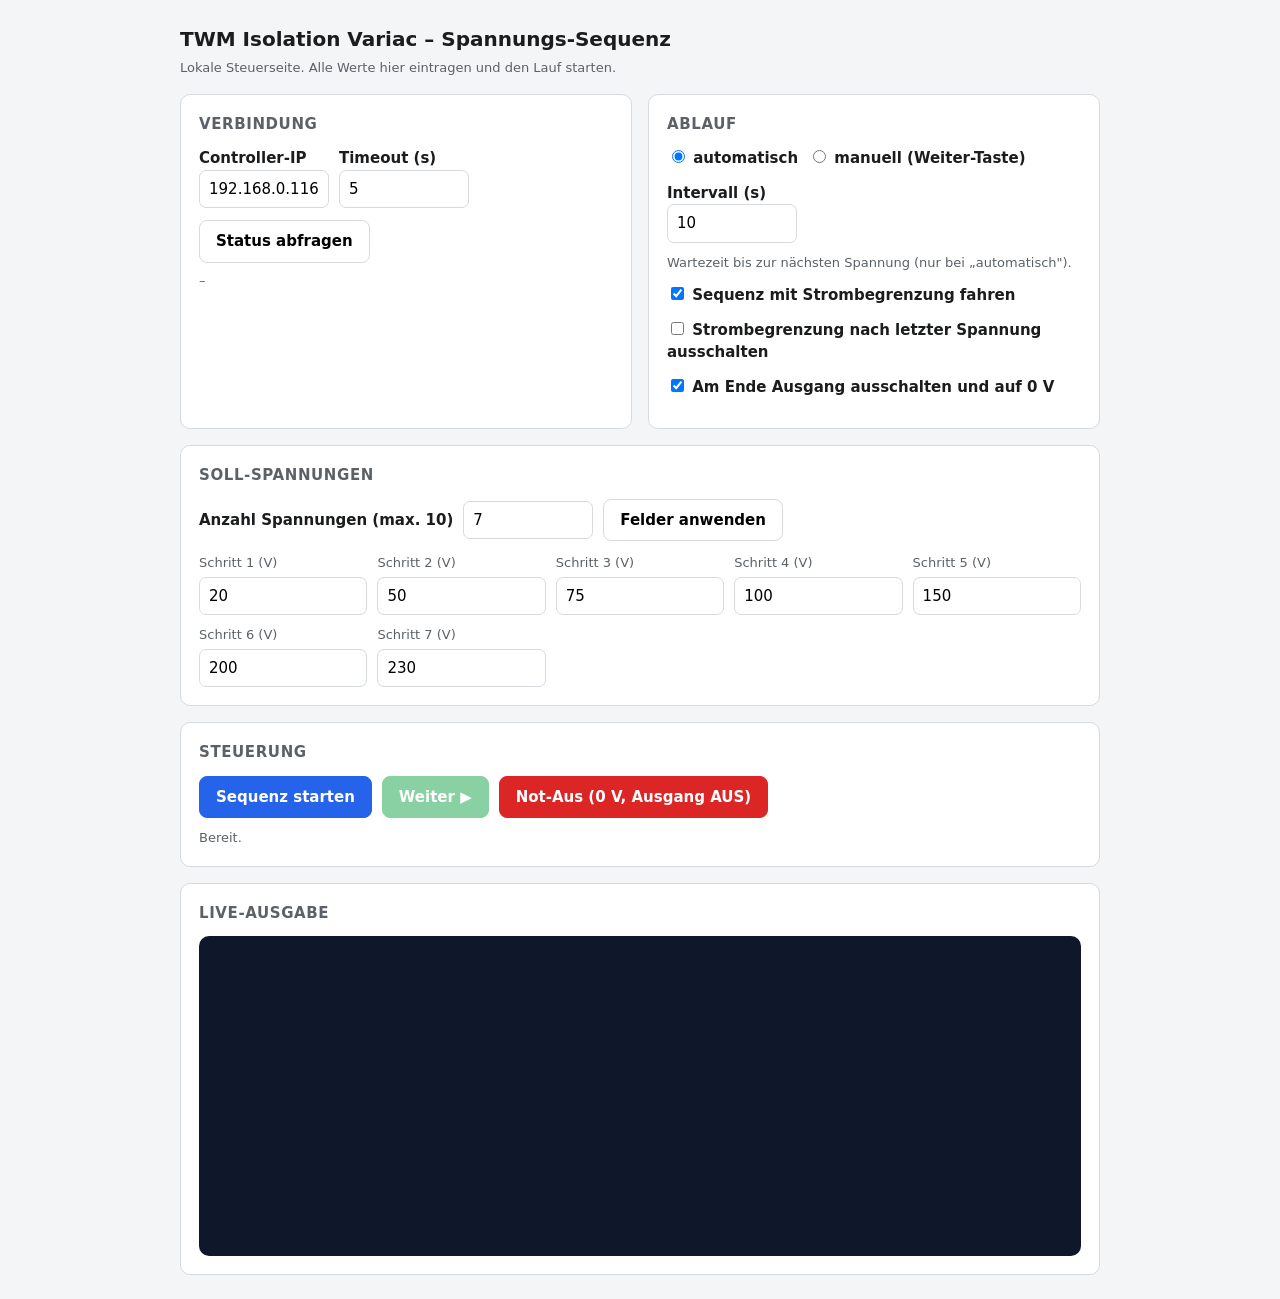
<file: tt_esp32controller/tools/index.html>
<!DOCTYPE html>
<html lang="de">
<head>
<meta charset="utf-8">
<meta name="viewport" content="width=device-width, initial-scale=1">
<title>TWM Isolation Variac – Spannungs-Sequenz</title>
<style>
  :root {
    --bg: #f4f5f7; --card: #ffffff; --ink: #1b1c1d; --muted: #5b6166;
    --line: #d6dadf; --accent: #2563eb; --ok: #16a34a; --warn: #dc2626;
  }
  * { box-sizing: border-box; }
  body {
    margin: 0; padding: 24px; background: var(--bg); color: var(--ink);
    font: 15px/1.5 system-ui, "Segoe UI", Arial, sans-serif;
  }
  h1 { font-size: 20px; margin: 0 0 4px; }
  h2 { font-size: 15px; margin: 0 0 12px; text-transform: uppercase; letter-spacing: .04em; color: var(--muted); }
  .wrap { max-width: 920px; margin: 0 auto; display: grid; gap: 16px; }
  .grid2 { display: grid; grid-template-columns: 1fr 1fr; gap: 16px; }
  .card { background: var(--card); border: 1px solid var(--line); border-radius: 10px; padding: 18px; }
  label { display: block; font-weight: 600; margin-bottom: 4px; }
  .row { display: flex; align-items: center; gap: 10px; margin-bottom: 12px; flex-wrap: wrap; }
  .row label { margin: 0; }
  input[type=text], input[type=number] {
    padding: 7px 9px; border: 1px solid var(--line); border-radius: 7px; font: inherit; width: 130px;
  }
  input[disabled] { background: #eef0f2; color: var(--muted); }
  .volts { display: grid; grid-template-columns: repeat(auto-fill, minmax(140px, 1fr)); gap: 10px; }
  .volt-field label { font-weight: 500; font-size: 13px; color: var(--muted); }
  .volt-field input { width: 100%; }
  button {
    font: inherit; font-weight: 600; padding: 9px 16px; border-radius: 8px; border: 1px solid var(--line);
    background: #fff; cursor: pointer;
  }
  button:hover:not(:disabled) { border-color: var(--accent); }
  button:disabled { opacity: .5; cursor: not-allowed; }
  button.primary { background: var(--accent); color: #fff; border-color: var(--accent); }
  button.danger { background: var(--warn); color: #fff; border-color: var(--warn); }
  button.go { background: var(--ok); color: #fff; border-color: var(--ok); }
  .actions { display: flex; gap: 10px; flex-wrap: wrap; }
  .hint { color: var(--muted); font-size: 13px; }
  pre#log {
    background: #0f172a; color: #e2e8f0; padding: 14px; border-radius: 10px; height: 320px;
    overflow: auto; margin: 0; white-space: pre-wrap; font: 13px/1.45 "Consolas", monospace;
  }
  .wait-line { color: #fcd34d; }
  #statusBox { font-size: 13px; color: var(--muted); white-space: pre-wrap; margin-top: 8px; }
  .badge { display: inline-block; padding: 2px 8px; border-radius: 999px; font-size: 12px; font-weight: 600; }
  .badge.on { background: #dcfce7; color: var(--ok); }
  .badge.off { background: #fee2e2; color: var(--warn); }
</style>
</head>
<body>
<div class="wrap">
  <div>
    <h1>TWM Isolation Variac – Spannungs-Sequenz</h1>
    <div class="hint">Lokale Steuerseite. Alle Werte hier eintragen und den Lauf starten.</div>
  </div>

  <div class="grid2">
    <!-- Verbindung -->
    <div class="card">
      <h2>Verbindung</h2>
      <div class="row">
        <div><label for="host">Controller-IP</label><input type="text" id="host" value="192.168.0.116"></div>
        <div><label for="timeout">Timeout (s)</label><input type="number" id="timeout" value="5" min="1" step="1"></div>
      </div>
      <button id="btnStatus" type="button">Status abfragen</button>
      <div id="statusBox">–</div>
    </div>

    <!-- Modus -->
    <div class="card">
      <h2>Ablauf</h2>
      <div class="row">
        <label><input type="radio" name="mode" value="auto" checked> automatisch</label>
        <label><input type="radio" name="mode" value="manual"> manuell (Weiter-Taste)</label>
      </div>
      <div class="row">
        <div><label for="interval">Intervall (s)</label><input type="number" id="interval" value="10" min="0" step="0.5"></div>
        <span class="hint">Wartezeit bis zur nächsten Spannung (nur bei „automatisch").</span>
      </div>
      <div class="row"><label><input type="checkbox" id="limitOnStart" checked> Sequenz mit Strombegrenzung fahren</label></div>
      <div class="row"><label><input type="checkbox" id="limitOff"> Strombegrenzung nach letzter Spannung ausschalten</label></div>
      <div class="row"><label><input type="checkbox" id="shutdown" checked> Am Ende Ausgang ausschalten und auf 0 V</label></div>
    </div>
  </div>

  <!-- Spannungen -->
  <div class="card">
    <h2>Soll-Spannungen</h2>
    <div class="row">
      <label for="count">Anzahl Spannungen (max. 10)</label>
      <input type="number" id="count" value="7" min="1" max="10" step="1">
      <button id="btnApply" type="button">Felder anwenden</button>
    </div>
    <div class="volts" id="volts"></div>
  </div>

  <!-- Steuerung -->
  <div class="card">
    <h2>Steuerung</h2>
    <div class="actions">
      <button id="btnStart" class="primary" type="button">Sequenz starten</button>
      <button id="btnNext" class="go" type="button" disabled>Weiter ▶</button>
      <button id="btnEstop" class="danger" type="button">Not-Aus (0 V, Ausgang AUS)</button>
    </div>
    <div class="hint" id="runState" style="margin-top:10px;">Bereit.</div>
  </div>

  <!-- Log -->
  <div class="card">
    <h2>Live-Ausgabe</h2>
    <pre id="log"></pre>
  </div>
</div>

<script>
const DEFAULTS = [20, 50, 75, 100, 150, 200, 230];
const MAX = 10;
let sessionId = null, sinceIndex = 0, pollTimer = null;

const $ = (id) => document.getElementById(id);

function buildFields() {
  let n = parseInt($("count").value, 10);
  if (isNaN(n) || n < 1) n = 1;
  if (n > MAX) { n = MAX; $("count").value = MAX; }
  const container = $("volts");
  const old = [...container.querySelectorAll("input")].map(i => i.value);
  container.innerHTML = "";
  for (let i = 0; i < n; i++) {
    const val = old[i] !== undefined ? old[i] : (DEFAULTS[i] !== undefined ? DEFAULTS[i] : "");
    const div = document.createElement("div");
    div.className = "volt-field";
    div.innerHTML = `<label>Schritt ${i + 1} (V)</label>
      <input type="number" step="0.1" value="${val}">`;
    container.appendChild(div);
  }
}

function getVoltages() {
  const vals = [...$("volts").querySelectorAll("input")].map(i => i.value.trim());
  if (vals.some(v => v === "" || isNaN(parseFloat(v)))) return null;
  return vals.map(v => parseFloat(v));
}

function appendLog(lines) {
  const log = $("log");
  for (const line of lines) {
    const span = document.createElement("span");
    if (line.startsWith("[WAIT]")) span.className = "wait-line";
    span.textContent = line + "\n";
    log.appendChild(span);
  }
  log.scrollTop = log.scrollHeight;
}

function setRunning(running) {
  $("btnStart").disabled = running;
  $("btnApply").disabled = running;
  $("count").disabled = running;
}

async function refreshStatus() {
  const host = encodeURIComponent($("host").value);
  const timeout = encodeURIComponent($("timeout").value);
  $("statusBox").textContent = "Frage Status ab …";
  try {
    const r = await fetch(`/api/status?host=${host}&timeout=${timeout}`);
    const d = await r.json();
    if (!d.ok) { $("statusBox").textContent = "Fehler: " + d.error; return; }
    const s = d.status, st = s.states || {};
    const b = (v) => `<span class="badge ${v ? "on" : "off"}">${v ? "EIN" : "AUS"}</span>`;
    $("statusBox").innerHTML =
      `Ist ${s.voltage_actual} V / Soll ${s.voltage_setpoint} V &nbsp;·&nbsp; ` +
      `Ausgang ${b(st.output_on)} Begrenzung ${b(st.limit_on)} Regelung ${b(st.regulation_on)}`;
  } catch (e) {
    $("statusBox").textContent = "Verbindungsfehler: " + e;
  }
}

async function startRun() {
  const voltages = getVoltages();
  if (!voltages) { alert("Bitte alle Spannungsfelder mit gültigen Zahlen füllen."); return; }
  if (voltages.length > MAX) { alert("Maximal " + MAX + " Spannungen."); return; }
  const cfg = {
    host: $("host").value,
    timeout: parseFloat($("timeout").value) || 5,
    mode: document.querySelector('input[name=mode]:checked').value,
    interval: parseFloat($("interval").value) || 0,
    voltages: voltages,
    limitOnStart: $("limitOnStart").checked,
    limitOffAfterLast: $("limitOff").checked,
    shutdown: $("shutdown").checked,
  };
  $("log").innerHTML = ""; sinceIndex = 0;
  try {
    const r = await fetch("/api/start", {
      method: "POST", headers: {"Content-Type": "application/json"},
      body: JSON.stringify(cfg),
    });
    const d = await r.json();
    if (!d.ok) { alert("Start fehlgeschlagen: " + d.error); return; }
    sessionId = d.id;
    setRunning(true);
    $("runState").textContent = "Läuft …";
    poll();
  } catch (e) {
    alert("Start fehlgeschlagen: " + e);
  }
}

async function poll() {
  if (!sessionId) return;
  try {
    const r = await fetch(`/api/poll?id=${sessionId}&since=${sinceIndex}`);
    const d = await r.json();
    if (d.ok) {
      if (d.lines.length) { appendLog(d.lines); sinceIndex = d.next; }
      const lastLines = [...$("log").querySelectorAll("span")];
      const lastText = lastLines.length ? lastLines[lastLines.length - 1].textContent.trim() : "";
      const waiting = d.running && lastText.startsWith("[WAIT]");
      $("btnNext").disabled = !waiting;
      if (waiting) $("runState").textContent = "Wartet auf Weiter …";
      if (!d.running) {
        setRunning(false);
        $("btnNext").disabled = true;
        $("runState").textContent = "Beendet (Code " + d.code + ").";
        sessionId = null;
        return;
      } else {
        $("runState").textContent = waiting ? "Wartet auf Weiter …" : "Läuft …";
      }
    }
  } catch (e) { /* weiter pollen */ }
  pollTimer = setTimeout(poll, 600);
}

async function sendNext() {
  if (!sessionId) return;
  $("btnNext").disabled = true;
  await fetch("/api/next", {
    method: "POST", headers: {"Content-Type": "application/json"},
    body: JSON.stringify({id: sessionId}),
  });
}

async function estop() {
  // GitHub-#8: Ein Not-Aus löst sofort aus — bewusst OHNE Sicherheitsabfrage.
  try {
    const r = await fetch("/api/estop", {
      method: "POST", headers: {"Content-Type": "application/json"},
      body: JSON.stringify({id: sessionId, host: $("host").value, timeout: parseFloat($("timeout").value) || 5}),
    });
    const d = await r.json();
    appendLog(["", d.ok ? ">>> " + d.message : ">>> Not-Aus FEHLER: " + d.error]);
  } catch (e) {
    appendLog(["", ">>> Not-Aus FEHLER: " + e]);
  }
}

// GitHub-#7: Ohne Strombegrenzung ergibt "nach letzter Spannung ausschalten" keinen Sinn.
$("limitOnStart").addEventListener("change", () => {
  const withLimit = $("limitOnStart").checked;
  $("limitOff").disabled = !withLimit;
  if (!withLimit) $("limitOff").checked = false;
});
$("btnApply").addEventListener("click", buildFields);
$("count").addEventListener("change", buildFields);
$("btnStatus").addEventListener("click", refreshStatus);
$("btnStart").addEventListener("click", startRun);
$("btnNext").addEventListener("click", sendNext);
$("btnEstop").addEventListener("click", estop);

buildFields();
</script>
</body>
</html>
</file>
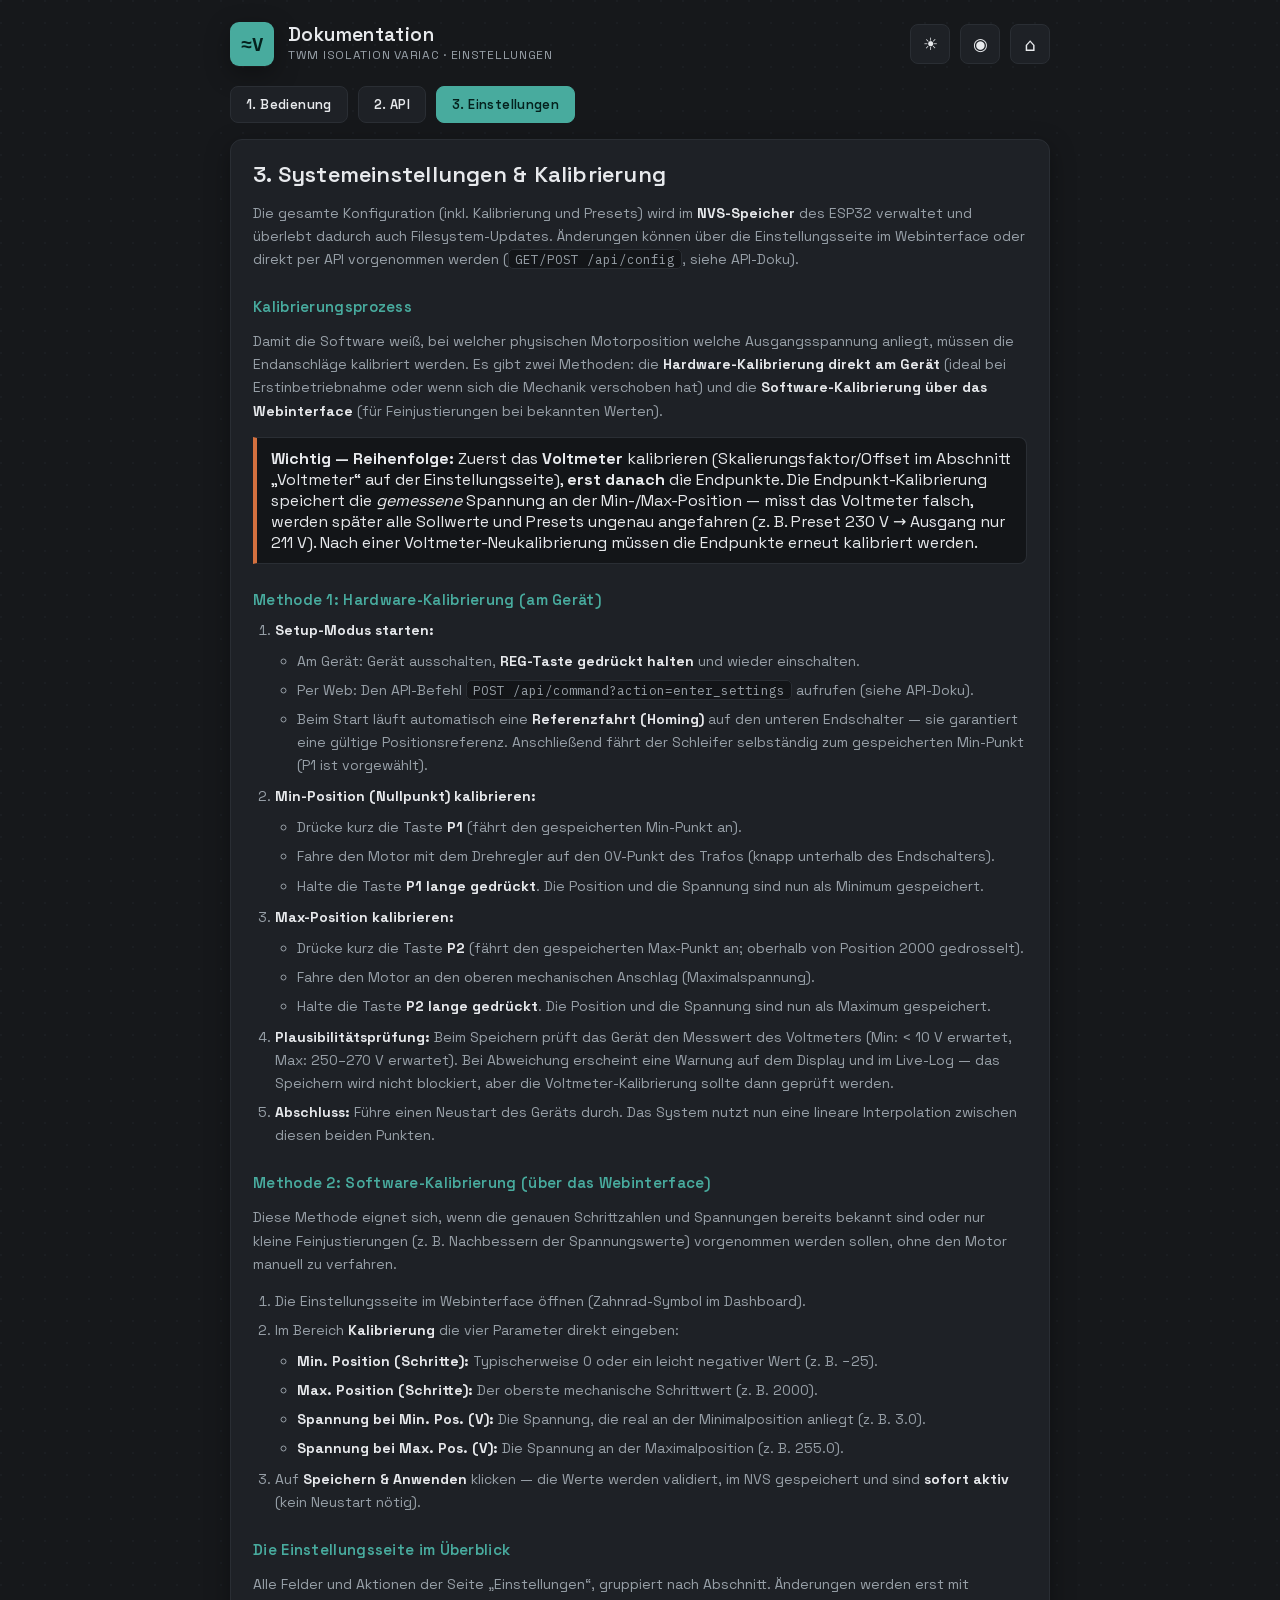
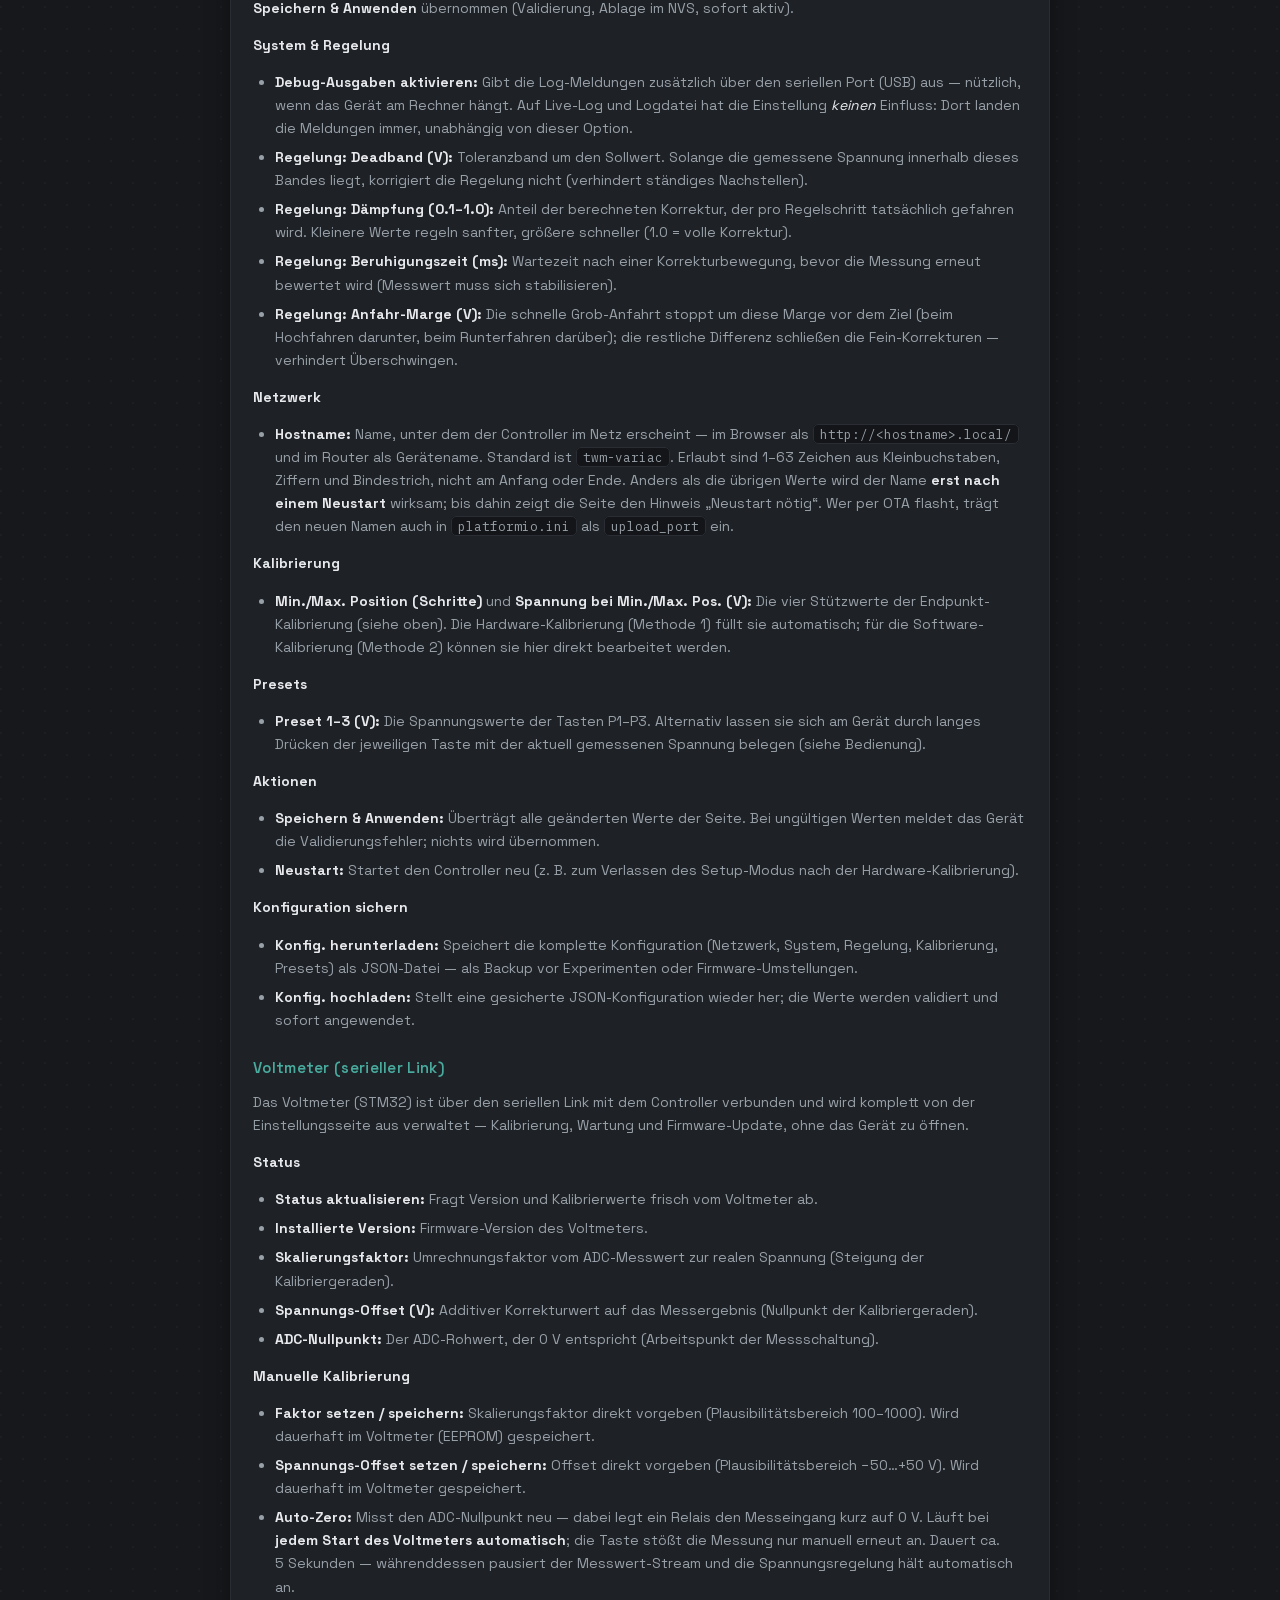
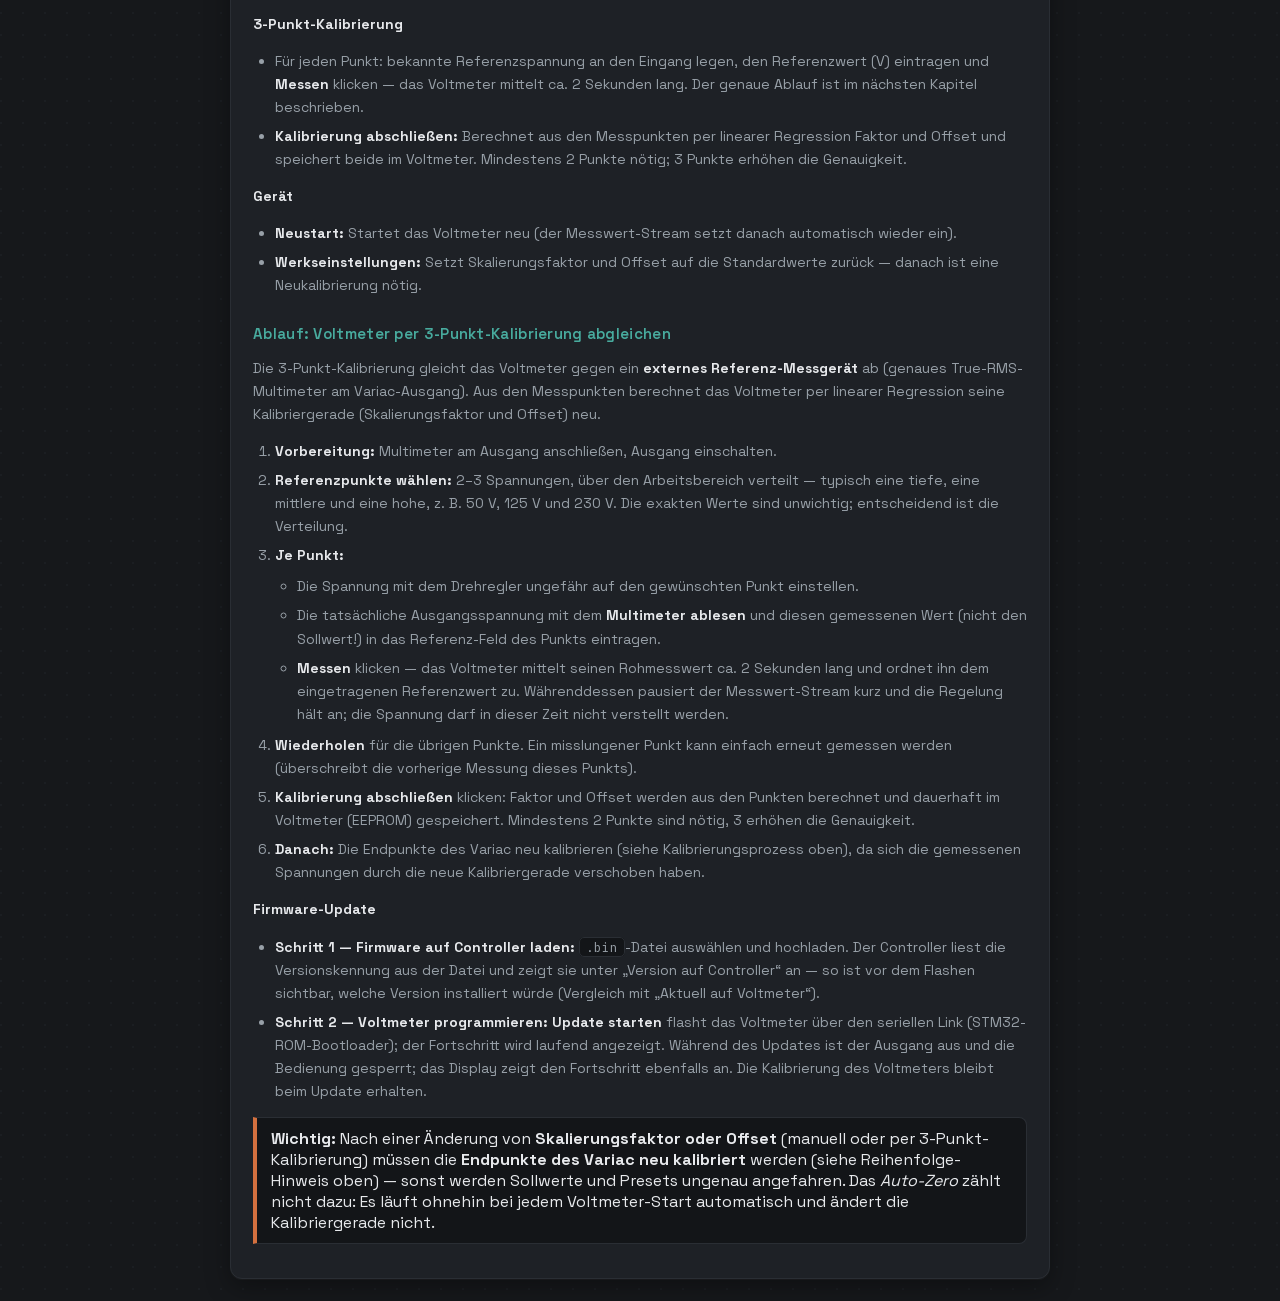
<file: tt_esp32controller/data/doc_settings.html>
<!DOCTYPE html>
<html lang="de">
<head>
    <meta charset="UTF-8">
    <meta name="viewport" content="width=device-width, initial-scale=1">
    <title>Variac Doku – Einstellungen</title>
    <script>
        (function(){ try {
            var t = localStorage.getItem('variac-theme');
            document.documentElement.dataset.theme = (t === 'light' || t === 'dark') ? t : 'dark';
            var a = localStorage.getItem('variac-accent');
            document.documentElement.dataset.accent = a || 'teal';
        } catch (e) { document.documentElement.dataset.theme = 'dark'; document.documentElement.dataset.accent = 'teal'; } })();
    </script>
    <link rel="stylesheet" href="app.css">
</head>
<body>
<div class="wrap wrap-narrow">

    <!-- HEADER -->
    <header class="hdr">
        <div class="hdr-brand">
            <div class="logo">&#8776;V</div>
            <div>
                <div class="hdr-title">Dokumentation</div>
                <div class="hdr-sub">TWM Isolation Variac &middot; Einstellungen</div>
            </div>
        </div>
        <div class="hdr-actions">
            <button class="icon-btn" id="theme-btn" title="Dark / Light">&#9788;</button>
            <div class="menu-anchor">
                <button class="icon-btn" title="Akzentfarbe">&#9673;</button>
                <div class="menu" id="accent-menu">
                    <div class="menu-label">Akzentfarbe</div>
                </div>
            </div>
            <a class="icon-btn" href="index.html" data-tab="variac-dash" target="variac-dash" title="Zum Dashboard" style="font-size:18px;">&#8962;</a>
        </div>
    </header>

    <nav class="doc-nav">
        <a href="doc_usage.html">1. Bedienung</a>
        <a href="doc_api.html">2. API</a>
        <a href="doc_settings.html" class="active">3. Einstellungen</a>
    </nav>

    <section class="panel doc">
        <h1>3. Systemeinstellungen &amp; Kalibrierung</h1>
        <p>Die gesamte Konfiguration (inkl. Kalibrierung und Presets) wird im <strong>NVS-Speicher</strong> des ESP32 verwaltet und überlebt dadurch auch Filesystem-Updates. Änderungen können über die Einstellungsseite im Webinterface oder direkt per API vorgenommen werden (<code>GET/POST /api/config</code>, siehe API-Doku).</p>

        <h2>Kalibrierungsprozess</h2>
        <p>Damit die Software weiß, bei welcher physischen Motorposition welche Ausgangsspannung anliegt, müssen die Endanschläge kalibriert werden. Es gibt zwei Methoden: die <strong>Hardware-Kalibrierung direkt am Gerät</strong> (ideal bei Erstinbetriebnahme oder wenn sich die Mechanik verschoben hat) und die <strong>Software-Kalibrierung über das Webinterface</strong> (für Feinjustierungen bei bekannten Werten).</p>

        <div class="callout">
            <strong>Wichtig — Reihenfolge:</strong> Zuerst das <strong>Voltmeter</strong> kalibrieren
            (Skalierungsfaktor/Offset im Abschnitt &bdquo;Voltmeter&ldquo; auf der Einstellungsseite),
            <strong>erst danach</strong> die Endpunkte. Die Endpunkt-Kalibrierung speichert die
            <em>gemessene</em> Spannung an der Min-/Max-Position — misst das Voltmeter falsch,
            werden später alle Sollwerte und Presets ungenau angefahren
            (z.&nbsp;B. Preset 230&nbsp;V &rarr; Ausgang nur 211&nbsp;V).
            Nach einer Voltmeter-Neukalibrierung müssen die Endpunkte erneut kalibriert werden.
        </div>

        <h2>Methode 1: Hardware-Kalibrierung (am Gerät)</h2>
        <ol>
            <li><strong>Setup-Modus starten:</strong>
                <ul>
                    <li>Am Gerät: Gerät ausschalten, <strong>REG-Taste gedrückt halten</strong> und wieder einschalten.</li>
                    <li>Per Web: Den API-Befehl <code>POST /api/command?action=enter_settings</code> aufrufen (siehe API-Doku).</li>
                    <li>Beim Start läuft automatisch eine <strong>Referenzfahrt (Homing)</strong> auf den unteren Endschalter — sie garantiert eine gültige Positionsreferenz. Anschließend fährt der Schleifer selbständig zum gespeicherten Min-Punkt (P1 ist vorgewählt).</li>
                </ul>
            </li>
            <li><strong>Min-Position (Nullpunkt) kalibrieren:</strong>
                <ul>
                    <li>Drücke kurz die Taste <strong>P1</strong> (fährt den gespeicherten Min-Punkt an).</li>
                    <li>Fahre den Motor mit dem Drehregler auf den 0V-Punkt des Trafos (knapp unterhalb des Endschalters).</li>
                    <li>Halte die Taste <strong>P1 lange gedrückt</strong>. Die Position und die Spannung sind nun als Minimum gespeichert.</li>
                </ul>
            </li>
            <li><strong>Max-Position kalibrieren:</strong>
                <ul>
                    <li>Drücke kurz die Taste <strong>P2</strong> (fährt den gespeicherten Max-Punkt an; oberhalb von Position 2000 gedrosselt).</li>
                    <li>Fahre den Motor an den oberen mechanischen Anschlag (Maximalspannung).</li>
                    <li>Halte die Taste <strong>P2 lange gedrückt</strong>. Die Position und die Spannung sind nun als Maximum gespeichert.</li>
                </ul>
            </li>
            <li><strong>Plausibilitätsprüfung:</strong> Beim Speichern prüft das Gerät den Messwert des Voltmeters (Min: &lt; 10&nbsp;V erwartet, Max: 250&ndash;270&nbsp;V erwartet). Bei Abweichung erscheint eine Warnung auf dem Display und im Live-Log — das Speichern wird nicht blockiert, aber die Voltmeter-Kalibrierung sollte dann geprüft werden.</li>
            <li><strong>Abschluss:</strong> Führe einen Neustart des Geräts durch. Das System nutzt nun eine lineare Interpolation zwischen diesen beiden Punkten.</li>
        </ol>

        <h2>Methode 2: Software-Kalibrierung (über das Webinterface)</h2>
        <p>Diese Methode eignet sich, wenn die genauen Schrittzahlen und Spannungen bereits bekannt sind oder nur kleine Feinjustierungen (z.&nbsp;B. Nachbessern der Spannungswerte) vorgenommen werden sollen, ohne den Motor manuell zu verfahren.</p>
        <ol>
            <li>Die Einstellungsseite im Webinterface öffnen (Zahnrad-Symbol im Dashboard).</li>
            <li>Im Bereich <strong>Kalibrierung</strong> die vier Parameter direkt eingeben:
                <ul>
                    <li><strong>Min. Position (Schritte):</strong> Typischerweise 0 oder ein leicht negativer Wert (z.&nbsp;B. &minus;25).</li>
                    <li><strong>Max. Position (Schritte):</strong> Der oberste mechanische Schrittwert (z.&nbsp;B. 2000).</li>
                    <li><strong>Spannung bei Min. Pos. (V):</strong> Die Spannung, die real an der Minimalposition anliegt (z.&nbsp;B. 3.0).</li>
                    <li><strong>Spannung bei Max. Pos. (V):</strong> Die Spannung an der Maximalposition (z.&nbsp;B. 255.0).</li>
                </ul>
            </li>
            <li>Auf <strong>Speichern &amp; Anwenden</strong> klicken — die Werte werden validiert, im NVS gespeichert und sind <strong>sofort aktiv</strong> (kein Neustart nötig).</li>
        </ol>

        <h2>Die Einstellungsseite im Überblick</h2>
        <p>Alle Felder und Aktionen der Seite &bdquo;Einstellungen&ldquo;, gruppiert nach Abschnitt. Änderungen werden erst mit <strong>Speichern &amp; Anwenden</strong> übernommen (Validierung, Ablage im NVS, sofort aktiv).</p>

        <p><strong>System &amp; Regelung</strong></p>
        <ul>
            <li><strong>Debug-Ausgaben aktivieren:</strong> Gibt die Log-Meldungen zusätzlich über den seriellen Port (USB) aus — nützlich, wenn das Gerät am Rechner hängt. Auf Live-Log und Logdatei hat die Einstellung <em>keinen</em> Einfluss: Dort landen die Meldungen immer, unabhängig von dieser Option.</li>
            <li><strong>Regelung: Deadband (V):</strong> Toleranzband um den Sollwert. Solange die gemessene Spannung innerhalb dieses Bandes liegt, korrigiert die Regelung nicht (verhindert ständiges Nachstellen).</li>
            <li><strong>Regelung: Dämpfung (0.1–1.0):</strong> Anteil der berechneten Korrektur, der pro Regelschritt tatsächlich gefahren wird. Kleinere Werte regeln sanfter, größere schneller (1.0 = volle Korrektur).</li>
            <li><strong>Regelung: Beruhigungszeit (ms):</strong> Wartezeit nach einer Korrekturbewegung, bevor die Messung erneut bewertet wird (Messwert muss sich stabilisieren).</li>
            <li><strong>Regelung: Anfahr-Marge (V):</strong> Die schnelle Grob-Anfahrt stoppt um diese Marge vor dem Ziel (beim Hochfahren darunter, beim Runterfahren darüber); die restliche Differenz schließen die Fein-Korrekturen — verhindert Überschwingen.</li>
        </ul>

        <p><strong>Netzwerk</strong></p>
        <ul>
            <li><strong>Hostname:</strong> Name, unter dem der Controller im Netz erscheint — im Browser als <code>http://&lt;hostname&gt;.local/</code> und im Router als Gerätename. Standard ist <code>twm-variac</code>. Erlaubt sind 1–63 Zeichen aus Kleinbuchstaben, Ziffern und Bindestrich, nicht am Anfang oder Ende. Anders als die übrigen Werte wird der Name <strong>erst nach einem Neustart</strong> wirksam; bis dahin zeigt die Seite den Hinweis &bdquo;Neustart nötig&ldquo;. Wer per OTA flasht, trägt den neuen Namen auch in <code>platformio.ini</code> als <code>upload_port</code> ein.</li>
        </ul>

        <p><strong>Kalibrierung</strong></p>
        <ul>
            <li><strong>Min./Max. Position (Schritte)</strong> und <strong>Spannung bei Min./Max. Pos. (V):</strong> Die vier Stützwerte der Endpunkt-Kalibrierung (siehe oben). Die Hardware-Kalibrierung (Methode 1) füllt sie automatisch; für die Software-Kalibrierung (Methode 2) können sie hier direkt bearbeitet werden.</li>
        </ul>

        <p><strong>Presets</strong></p>
        <ul>
            <li><strong>Preset 1–3 (V):</strong> Die Spannungswerte der Tasten P1–P3. Alternativ lassen sie sich am Gerät durch langes Drücken der jeweiligen Taste mit der aktuell gemessenen Spannung belegen (siehe Bedienung).</li>
        </ul>

        <p><strong>Aktionen</strong></p>
        <ul>
            <li><strong>Speichern &amp; Anwenden:</strong> Überträgt alle geänderten Werte der Seite. Bei ungültigen Werten meldet das Gerät die Validierungsfehler; nichts wird übernommen.</li>
            <li><strong>Neustart:</strong> Startet den Controller neu (z.&nbsp;B. zum Verlassen des Setup-Modus nach der Hardware-Kalibrierung).</li>
        </ul>

        <p><strong>Konfiguration sichern</strong></p>
        <ul>
            <li><strong>Konfig. herunterladen:</strong> Speichert die komplette Konfiguration (Netzwerk, System, Regelung, Kalibrierung, Presets) als JSON-Datei — als Backup vor Experimenten oder Firmware-Umstellungen.</li>
            <li><strong>Konfig. hochladen:</strong> Stellt eine gesicherte JSON-Konfiguration wieder her; die Werte werden validiert und sofort angewendet.</li>
        </ul>

        <h2>Voltmeter (serieller Link)</h2>
        <p>Das Voltmeter (STM32) ist über den seriellen Link mit dem Controller verbunden und wird komplett von der Einstellungsseite aus verwaltet — Kalibrierung, Wartung und Firmware-Update, ohne das Gerät zu öffnen.</p>

        <p><strong>Status</strong></p>
        <ul>
            <li><strong>Status aktualisieren:</strong> Fragt Version und Kalibrierwerte frisch vom Voltmeter ab.</li>
            <li><strong>Installierte Version:</strong> Firmware-Version des Voltmeters.</li>
            <li><strong>Skalierungsfaktor:</strong> Umrechnungsfaktor vom ADC-Messwert zur realen Spannung (Steigung der Kalibriergeraden).</li>
            <li><strong>Spannungs-Offset (V):</strong> Additiver Korrekturwert auf das Messergebnis (Nullpunkt der Kalibriergeraden).</li>
            <li><strong>ADC-Nullpunkt:</strong> Der ADC-Rohwert, der 0&nbsp;V entspricht (Arbeitspunkt der Messschaltung).</li>
        </ul>

        <p><strong>Manuelle Kalibrierung</strong></p>
        <ul>
            <li><strong>Faktor setzen / speichern:</strong> Skalierungsfaktor direkt vorgeben (Plausibilitätsbereich 100–1000). Wird dauerhaft im Voltmeter (EEPROM) gespeichert.</li>
            <li><strong>Spannungs-Offset setzen / speichern:</strong> Offset direkt vorgeben (Plausibilitätsbereich &minus;50…+50&nbsp;V). Wird dauerhaft im Voltmeter gespeichert.</li>
            <li><strong>Auto-Zero:</strong> Misst den ADC-Nullpunkt neu — dabei legt ein Relais den Messeingang kurz auf 0&nbsp;V. Läuft bei <strong>jedem Start des Voltmeters automatisch</strong>; die Taste stößt die Messung nur manuell erneut an. Dauert ca. 5&nbsp;Sekunden — währenddessen pausiert der Messwert-Stream und die Spannungsregelung hält automatisch an.</li>
        </ul>

        <p><strong>3-Punkt-Kalibrierung</strong></p>
        <ul>
            <li>Für jeden Punkt: bekannte Referenzspannung an den Eingang legen, den Referenzwert (V) eintragen und <strong>Messen</strong> klicken — das Voltmeter mittelt ca. 2&nbsp;Sekunden lang. Der genaue Ablauf ist im nächsten Kapitel beschrieben.</li>
            <li><strong>Kalibrierung abschließen:</strong> Berechnet aus den Messpunkten per linearer Regression Faktor und Offset und speichert beide im Voltmeter. Mindestens 2 Punkte nötig; 3 Punkte erhöhen die Genauigkeit.</li>
        </ul>

        <p><strong>Gerät</strong></p>
        <ul>
            <li><strong>Neustart:</strong> Startet das Voltmeter neu (der Messwert-Stream setzt danach automatisch wieder ein).</li>
            <li><strong>Werkseinstellungen:</strong> Setzt Skalierungsfaktor und Offset auf die Standardwerte zurück — danach ist eine Neukalibrierung nötig.</li>
        </ul>

        <h2>Ablauf: Voltmeter per 3-Punkt-Kalibrierung abgleichen</h2>
        <p>Die 3-Punkt-Kalibrierung gleicht das Voltmeter gegen ein <strong>externes Referenz-Messgerät</strong> ab (genaues True-RMS-Multimeter am Variac-Ausgang). Aus den Messpunkten berechnet das Voltmeter per linearer Regression seine Kalibriergerade (Skalierungsfaktor und Offset) neu.</p>
        <ol>
            <li><strong>Vorbereitung:</strong> Multimeter am Ausgang anschließen, Ausgang einschalten.</li>
            <li><strong>Referenzpunkte wählen:</strong> 2–3 Spannungen, über den Arbeitsbereich verteilt — typisch eine tiefe, eine mittlere und eine hohe, z.&nbsp;B. 50&nbsp;V, 125&nbsp;V und 230&nbsp;V. Die exakten Werte sind unwichtig; entscheidend ist die Verteilung.</li>
            <li><strong>Je Punkt:</strong>
                <ul>
                    <li>Die Spannung mit dem Drehregler ungefähr auf den gewünschten Punkt einstellen.</li>
                    <li>Die tatsächliche Ausgangsspannung mit dem <strong>Multimeter ablesen</strong> und diesen gemessenen Wert (nicht den Sollwert!) in das Referenz-Feld des Punkts eintragen.</li>
                    <li><strong>Messen</strong> klicken — das Voltmeter mittelt seinen Rohmesswert ca. 2&nbsp;Sekunden lang und ordnet ihn dem eingetragenen Referenzwert zu. Währenddessen pausiert der Messwert-Stream kurz und die Regelung hält an; die Spannung darf in dieser Zeit nicht verstellt werden.</li>
                </ul>
            </li>
            <li><strong>Wiederholen</strong> für die übrigen Punkte. Ein misslungener Punkt kann einfach erneut gemessen werden (überschreibt die vorherige Messung dieses Punkts).</li>
            <li><strong>Kalibrierung abschließen</strong> klicken: Faktor und Offset werden aus den Punkten berechnet und dauerhaft im Voltmeter (EEPROM) gespeichert. Mindestens 2 Punkte sind nötig, 3 erhöhen die Genauigkeit.</li>
            <li><strong>Danach:</strong> Die Endpunkte des Variac neu kalibrieren (siehe Kalibrierungsprozess oben), da sich die gemessenen Spannungen durch die neue Kalibriergerade verschoben haben.</li>
        </ol>

        <p><strong>Firmware-Update</strong></p>
        <ul>
            <li><strong>Schritt 1 — Firmware auf Controller laden:</strong> <code>.bin</code>-Datei auswählen und hochladen. Der Controller liest die Versionskennung aus der Datei und zeigt sie unter &bdquo;Version auf Controller&ldquo; an — so ist vor dem Flashen sichtbar, welche Version installiert würde (Vergleich mit &bdquo;Aktuell auf Voltmeter&ldquo;).</li>
            <li><strong>Schritt 2 — Voltmeter programmieren:</strong> <strong>Update starten</strong> flasht das Voltmeter über den seriellen Link (STM32-ROM-Bootloader); der Fortschritt wird laufend angezeigt. Während des Updates ist der Ausgang aus und die Bedienung gesperrt; das Display zeigt den Fortschritt ebenfalls an. Die Kalibrierung des Voltmeters bleibt beim Update erhalten.</li>
        </ul>

        <div class="callout">
            <strong>Wichtig:</strong> Nach einer Änderung von <strong>Skalierungsfaktor oder Offset</strong>
            (manuell oder per 3-Punkt-Kalibrierung) müssen die <strong>Endpunkte des Variac neu kalibriert</strong>
            werden (siehe Reihenfolge-Hinweis oben) — sonst werden Sollwerte und Presets ungenau angefahren.
            Das <em>Auto-Zero</em> zählt nicht dazu: Es läuft ohnehin bei jedem Voltmeter-Start automatisch
            und ändert die Kalibriergerade nicht.
        </div>
    </section>
</div>
<script src="app.js"></script>
<script>document.addEventListener('DOMContentLoaded', initHeader);</script>
</body>
</html>
</file>
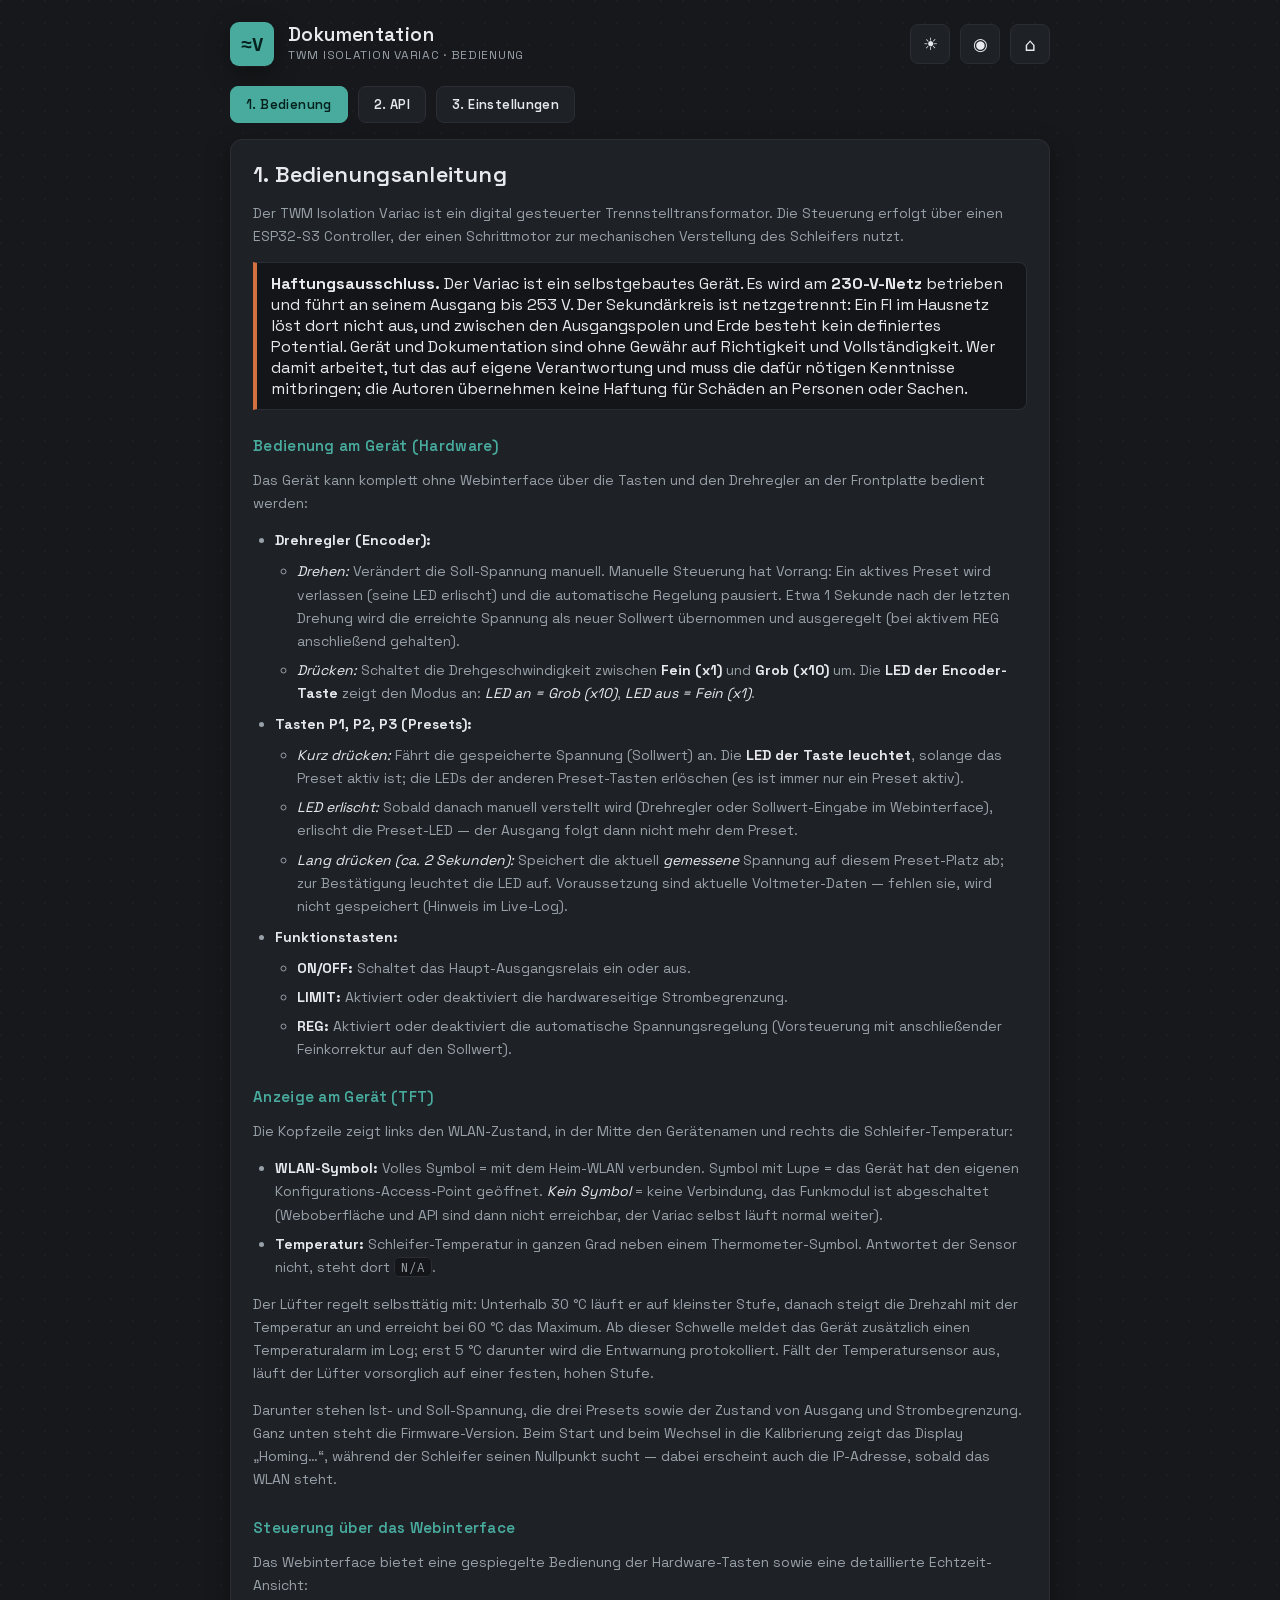
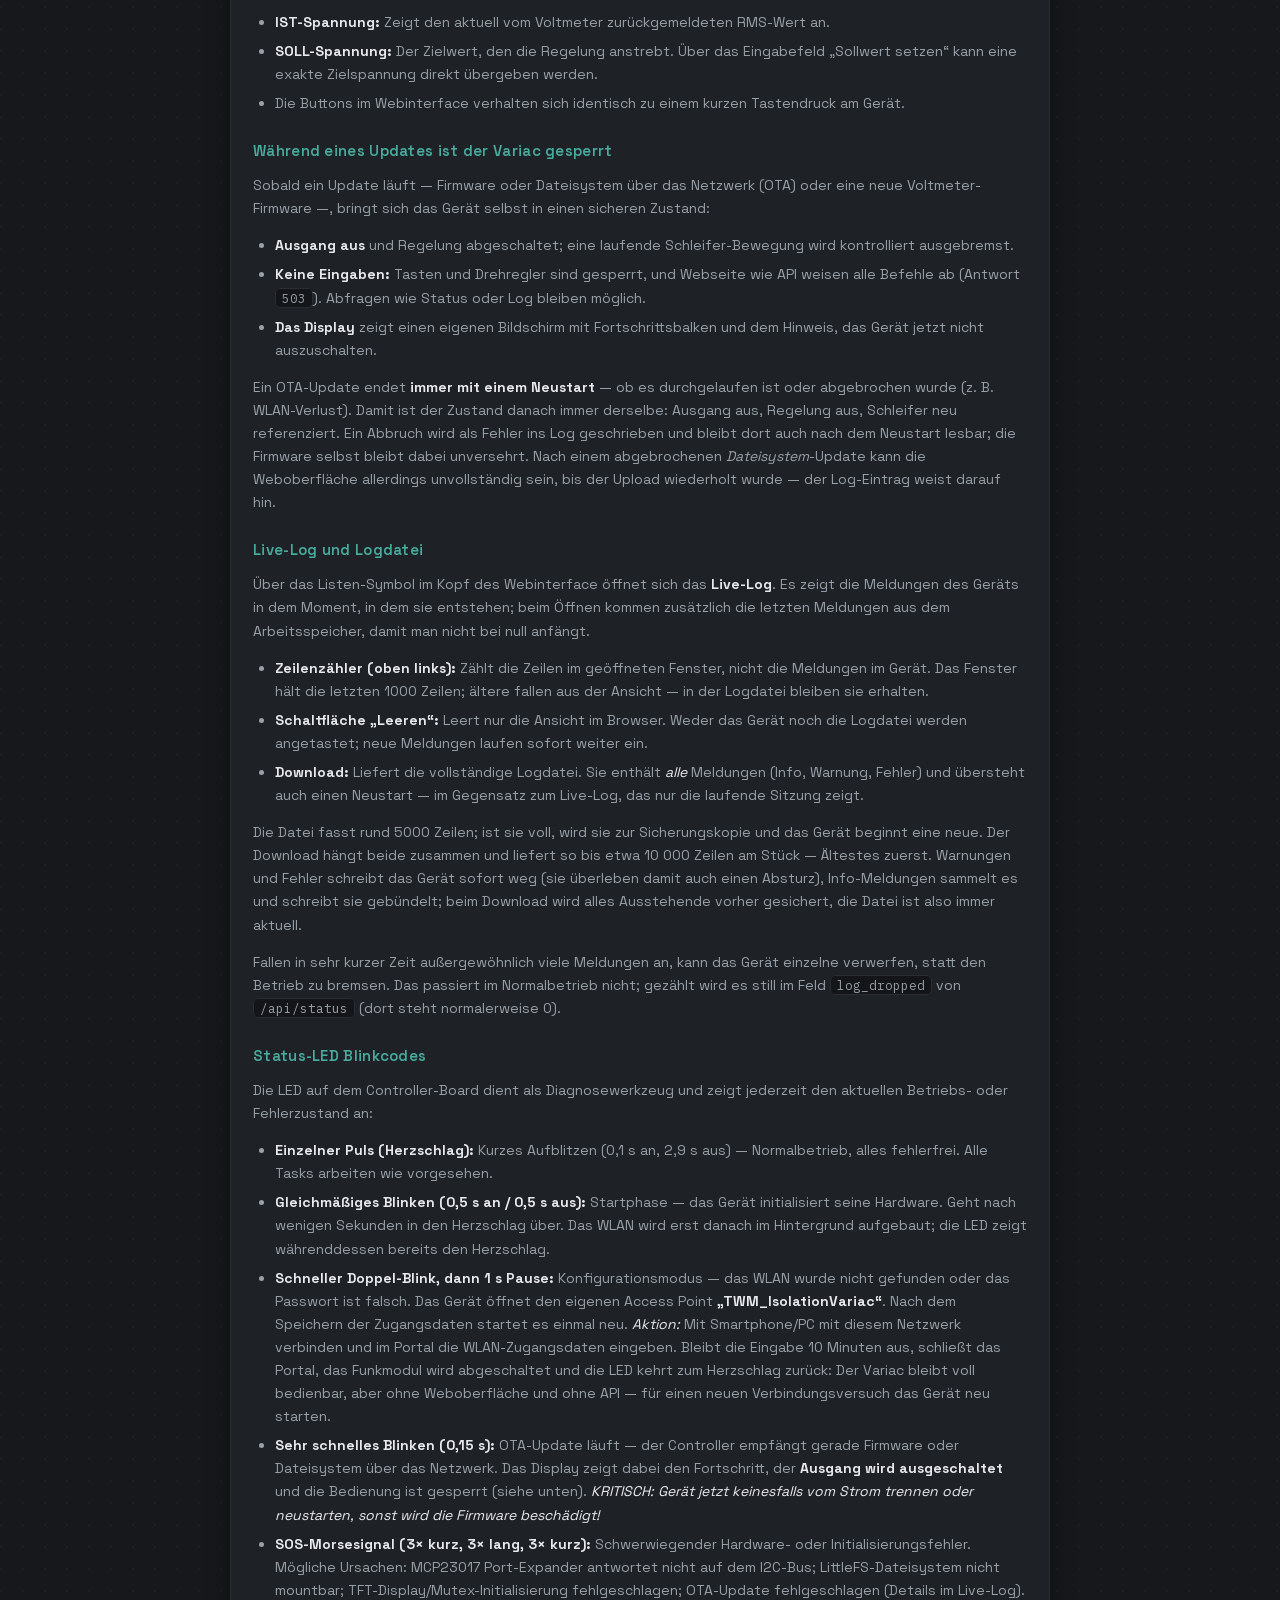
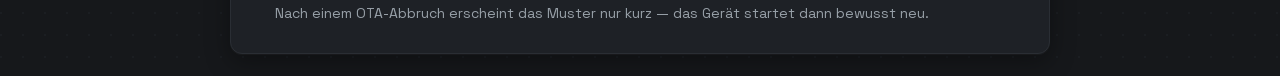
<file: tt_esp32controller/data/doc_usage.html>
<!DOCTYPE html>
<html lang="de">
<head>
    <meta charset="UTF-8">
    <meta name="viewport" content="width=device-width, initial-scale=1">
    <title>Variac Doku – Bedienung</title>
    <script>
        (function(){ try {
            var t = localStorage.getItem('variac-theme');
            document.documentElement.dataset.theme = (t === 'light' || t === 'dark') ? t : 'dark';
            var a = localStorage.getItem('variac-accent');
            document.documentElement.dataset.accent = a || 'teal';
        } catch (e) { document.documentElement.dataset.theme = 'dark'; document.documentElement.dataset.accent = 'teal'; } })();
    </script>
    <link rel="stylesheet" href="app.css">
</head>
<body>
<div class="wrap wrap-narrow">

    <!-- HEADER -->
    <header class="hdr">
        <div class="hdr-brand">
            <div class="logo">&#8776;V</div>
            <div>
                <div class="hdr-title">Dokumentation</div>
                <div class="hdr-sub">TWM Isolation Variac &middot; Bedienung</div>
            </div>
        </div>
        <div class="hdr-actions">
            <button class="icon-btn" id="theme-btn" title="Dark / Light">&#9788;</button>
            <div class="menu-anchor">
                <button class="icon-btn" title="Akzentfarbe">&#9673;</button>
                <div class="menu" id="accent-menu">
                    <div class="menu-label">Akzentfarbe</div>
                </div>
            </div>
            <a class="icon-btn" href="index.html" data-tab="variac-dash" target="variac-dash" title="Zum Dashboard" style="font-size:18px;">&#8962;</a>
        </div>
    </header>

    <nav class="doc-nav">
        <a href="doc_usage.html" class="active">1. Bedienung</a>
        <a href="doc_api.html">2. API</a>
        <a href="doc_settings.html">3. Einstellungen</a>
    </nav>

    <section class="panel doc">
        <h1>1. Bedienungsanleitung</h1>
        <p>Der TWM Isolation Variac ist ein digital gesteuerter Trennstelltransformator. Die Steuerung erfolgt über einen ESP32-S3 Controller, der einen Schrittmotor zur mechanischen Verstellung des Schleifers nutzt.</p>

        <div class="callout">
            <strong>Haftungsausschluss.</strong> Der Variac ist ein selbstgebautes Gerät. Es wird am
            <strong>230-V-Netz</strong> betrieben und führt an seinem Ausgang bis 253&nbsp;V. Der
            Sekundärkreis ist netzgetrennt: Ein FI im Hausnetz löst dort nicht aus, und zwischen den
            Ausgangspolen und Erde besteht kein definiertes Potential. Gerät und Dokumentation sind
            ohne Gewähr auf Richtigkeit und Vollständigkeit. Wer damit arbeitet, tut das auf eigene
            Verantwortung und muss die dafür nötigen Kenntnisse mitbringen; die Autoren übernehmen
            keine Haftung für Schäden an Personen oder Sachen.
        </div>

        <h2>Bedienung am Gerät (Hardware)</h2>
        <p>Das Gerät kann komplett ohne Webinterface über die Tasten und den Drehregler an der Frontplatte bedient werden:</p>
        <ul>
            <li><strong>Drehregler (Encoder):</strong>
                <ul>
                    <li><em>Drehen:</em> Verändert die Soll-Spannung manuell. Manuelle Steuerung hat Vorrang: Ein aktives Preset wird verlassen (seine LED erlischt) und die automatische Regelung pausiert. Etwa 1 Sekunde nach der letzten Drehung wird die erreichte Spannung als neuer Sollwert übernommen und ausgeregelt (bei aktivem REG anschließend gehalten).</li>
                    <li><em>Drücken:</em> Schaltet die Drehgeschwindigkeit zwischen <strong>Fein (x1)</strong> und <strong>Grob (x10)</strong> um. Die <strong>LED der Encoder-Taste</strong> zeigt den Modus an: <em>LED an = Grob (x10)</em>, <em>LED aus = Fein (x1)</em>.</li>
                </ul>
            </li>
            <li><strong>Tasten P1, P2, P3 (Presets):</strong>
                <ul>
                    <li><em>Kurz drücken:</em> Fährt die gespeicherte Spannung (Sollwert) an. Die <strong>LED der Taste leuchtet</strong>, solange das Preset aktiv ist; die LEDs der anderen Preset-Tasten erlöschen (es ist immer nur ein Preset aktiv).</li>
                    <li><em>LED erlischt:</em> Sobald danach manuell verstellt wird (Drehregler oder Sollwert-Eingabe im Webinterface), erlischt die Preset-LED — der Ausgang folgt dann nicht mehr dem Preset.</li>
                    <li><em>Lang drücken (ca. 2 Sekunden):</em> Speichert die aktuell <em>gemessene</em> Spannung auf diesem Preset-Platz ab; zur Bestätigung leuchtet die LED auf. Voraussetzung sind aktuelle Voltmeter-Daten — fehlen sie, wird nicht gespeichert (Hinweis im Live-Log).</li>
                </ul>
            </li>
            <li><strong>Funktionstasten:</strong>
                <ul>
                    <li><strong>ON/OFF:</strong> Schaltet das Haupt-Ausgangsrelais ein oder aus.</li>
                    <li><strong>LIMIT:</strong> Aktiviert oder deaktiviert die hardwareseitige Strombegrenzung.</li>
                    <li><strong>REG:</strong> Aktiviert oder deaktiviert die automatische Spannungsregelung (Vorsteuerung mit anschließender Feinkorrektur auf den Sollwert).</li>
                </ul>
            </li>
        </ul>

        <h2>Anzeige am Gerät (TFT)</h2>
        <p>Die Kopfzeile zeigt links den WLAN-Zustand, in der Mitte den Gerätenamen und rechts die Schleifer-Temperatur:</p>
        <ul>
            <li><strong>WLAN-Symbol:</strong> Volles Symbol = mit dem Heim-WLAN verbunden. Symbol mit Lupe = das Gerät hat den eigenen Konfigurations-Access-Point geöffnet. <em>Kein Symbol</em> = keine Verbindung, das Funkmodul ist abgeschaltet (Weboberfläche und API sind dann nicht erreichbar, der Variac selbst läuft normal weiter).</li>
            <li><strong>Temperatur:</strong> Schleifer-Temperatur in ganzen Grad neben einem Thermometer-Symbol. Antwortet der Sensor nicht, steht dort <code>N/A</code>.</li>
        </ul>
        <p>Der Lüfter regelt selbsttätig mit: Unterhalb 30&nbsp;°C läuft er auf kleinster Stufe, danach steigt die Drehzahl mit der Temperatur an und erreicht bei 60&nbsp;°C das Maximum. Ab dieser Schwelle meldet das Gerät zusätzlich einen Temperaturalarm im Log; erst 5&nbsp;°C darunter wird die Entwarnung protokolliert. Fällt der Temperatursensor aus, läuft der Lüfter vorsorglich auf einer festen, hohen Stufe.</p>
        <p>Darunter stehen Ist- und Soll-Spannung, die drei Presets sowie der Zustand von Ausgang und Strombegrenzung. Ganz unten steht die Firmware-Version. Beim Start und beim Wechsel in die Kalibrierung zeigt das Display „Homing…“, während der Schleifer seinen Nullpunkt sucht — dabei erscheint auch die IP-Adresse, sobald das WLAN steht.</p>

        <h2>Steuerung über das Webinterface</h2>
        <p>Das Webinterface bietet eine gespiegelte Bedienung der Hardware-Tasten sowie eine detaillierte Echtzeit-Ansicht:</p>
        <ul>
            <li><strong>IST-Spannung:</strong> Zeigt den aktuell vom Voltmeter zurückgemeldeten RMS-Wert an.</li>
            <li><strong>SOLL-Spannung:</strong> Der Zielwert, den die Regelung anstrebt. Über das Eingabefeld &bdquo;Sollwert setzen&ldquo; kann eine exakte Zielspannung direkt übergeben werden.</li>
            <li>Die Buttons im Webinterface verhalten sich identisch zu einem kurzen Tastendruck am Gerät.</li>
        </ul>

        <h2>Während eines Updates ist der Variac gesperrt</h2>
        <p>Sobald ein Update läuft — Firmware oder Dateisystem über das Netzwerk (OTA) oder eine neue Voltmeter-Firmware —, bringt sich das Gerät selbst in einen sicheren Zustand:</p>
        <ul>
            <li><strong>Ausgang aus</strong> und Regelung abgeschaltet; eine laufende Schleifer-Bewegung wird kontrolliert ausgebremst.</li>
            <li><strong>Keine Eingaben:</strong> Tasten und Drehregler sind gesperrt, und Webseite wie API weisen alle Befehle ab (Antwort <code>503</code>). Abfragen wie Status oder Log bleiben möglich.</li>
            <li><strong>Das Display</strong> zeigt einen eigenen Bildschirm mit Fortschrittsbalken und dem Hinweis, das Gerät jetzt nicht auszuschalten.</li>
        </ul>
        <p>Ein OTA-Update endet <strong>immer mit einem Neustart</strong> — ob es durchgelaufen ist oder abgebrochen wurde (z.&nbsp;B. WLAN-Verlust). Damit ist der Zustand danach immer derselbe: Ausgang aus, Regelung aus, Schleifer neu referenziert. Ein Abbruch wird als Fehler ins Log geschrieben und bleibt dort auch nach dem Neustart lesbar; die Firmware selbst bleibt dabei unversehrt. Nach einem abgebrochenen <em>Dateisystem</em>-Update kann die Weboberfläche allerdings unvollständig sein, bis der Upload wiederholt wurde — der Log-Eintrag weist darauf hin.</p>

        <h2>Live-Log und Logdatei</h2>
        <p>Über das Listen-Symbol im Kopf des Webinterface öffnet sich das <strong>Live-Log</strong>. Es zeigt die Meldungen des Geräts in dem Moment, in dem sie entstehen; beim Öffnen kommen zusätzlich die letzten Meldungen aus dem Arbeitsspeicher, damit man nicht bei null anfängt.</p>
        <ul>
            <li><strong>Zeilenzähler (oben links):</strong> Zählt die Zeilen im geöffneten Fenster, nicht die Meldungen im Gerät. Das Fenster hält die letzten 1000 Zeilen; ältere fallen aus der Ansicht — in der Logdatei bleiben sie erhalten.</li>
            <li><strong>Schaltfläche „Leeren“:</strong> Leert nur die Ansicht im Browser. Weder das Gerät noch die Logdatei werden angetastet; neue Meldungen laufen sofort weiter ein.</li>
            <li><strong>Download:</strong> Liefert die vollständige Logdatei. Sie enthält <em>alle</em> Meldungen (Info, Warnung, Fehler) und übersteht auch einen Neustart — im Gegensatz zum Live-Log, das nur die laufende Sitzung zeigt.</li>
        </ul>
        <p>Die Datei fasst rund 5000 Zeilen; ist sie voll, wird sie zur Sicherungskopie und das Gerät beginnt eine neue. Der Download hängt beide zusammen und liefert so bis etwa 10&nbsp;000 Zeilen am Stück — Ältestes zuerst. Warnungen und Fehler schreibt das Gerät sofort weg (sie überleben damit auch einen Absturz), Info-Meldungen sammelt es und schreibt sie gebündelt; beim Download wird alles Ausstehende vorher gesichert, die Datei ist also immer aktuell.</p>
        <p>Fallen in sehr kurzer Zeit außergewöhnlich viele Meldungen an, kann das Gerät einzelne verwerfen, statt den Betrieb zu bremsen. Das passiert im Normalbetrieb nicht; gezählt wird es still im Feld <code>log_dropped</code> von <code>/api/status</code> (dort steht normalerweise 0).</p>

        <h2>Status-LED Blinkcodes</h2>
        <p>Die LED auf dem Controller-Board dient als Diagnosewerkzeug und zeigt jederzeit den aktuellen Betriebs- oder Fehlerzustand an:</p>
        <ul>
            <li><strong>Einzelner Puls (Herzschlag):</strong> Kurzes Aufblitzen (0,1&nbsp;s an, 2,9&nbsp;s aus) — Normalbetrieb, alles fehlerfrei. Alle Tasks arbeiten wie vorgesehen.</li>
            <li><strong>Gleichmäßiges Blinken (0,5&nbsp;s an / 0,5&nbsp;s aus):</strong> Startphase — das Gerät initialisiert seine Hardware. Geht nach wenigen Sekunden in den Herzschlag über. Das WLAN wird erst danach im Hintergrund aufgebaut; die LED zeigt währenddessen bereits den Herzschlag.</li>
            <li><strong>Schneller Doppel-Blink, dann 1&nbsp;s Pause:</strong> Konfigurationsmodus — das WLAN wurde nicht gefunden oder das Passwort ist falsch. Das Gerät öffnet den eigenen Access Point <strong>&bdquo;TWM_IsolationVariac&ldquo;</strong>. Nach dem Speichern der Zugangsdaten startet es einmal neu. <em>Aktion:</em> Mit Smartphone/PC mit diesem Netzwerk verbinden und im Portal die WLAN-Zugangsdaten eingeben. Bleibt die Eingabe 10&nbsp;Minuten aus, schließt das Portal, das Funkmodul wird abgeschaltet und die LED kehrt zum Herzschlag zurück: Der Variac bleibt voll bedienbar, aber ohne Weboberfläche und ohne API — für einen neuen Verbindungsversuch das Gerät neu starten.</li>
            <li><strong>Sehr schnelles Blinken (0,15&nbsp;s):</strong> OTA-Update läuft — der Controller empfängt gerade Firmware oder Dateisystem über das Netzwerk. Das Display zeigt dabei den Fortschritt, der <strong>Ausgang wird ausgeschaltet</strong> und die Bedienung ist gesperrt (siehe unten). <em>KRITISCH: Gerät jetzt keinesfalls vom Strom trennen oder neustarten, sonst wird die Firmware beschädigt!</em></li>
            <li><strong>SOS-Morsesignal (3&times; kurz, 3&times; lang, 3&times; kurz):</strong> Schwerwiegender Hardware- oder Initialisierungsfehler. Mögliche Ursachen: MCP23017 Port-Expander antwortet nicht auf dem I2C-Bus; LittleFS-Dateisystem nicht mountbar; TFT-Display/Mutex-Initialisierung fehlgeschlagen; OTA-Update fehlgeschlagen (Details im Live-Log). Nach einem OTA-Abbruch erscheint das Muster nur kurz — das Gerät startet dann bewusst neu.</li>
        </ul>
    </section>
</div>
<script src="app.js"></script>
<script>document.addEventListener('DOMContentLoaded', initHeader);</script>
</body>
</html>
</file>
<file: tt_esp32controller/data/app.css>
/* TWM Isolation Variac – gemeinsames Design-System der Web-Oberfläche (#23, Paket G)
   Basis: Claude-Design-Entwurf "ESP32 Variac design review".
   Gilt für index.html (Dashboard), settings.html und log.html;
   die doc_*-Seiten behalten bis Paket I ihr bisheriges style.css. */

/* ---------- Schriften (lokal, offline-fähig) ---------- */
@font-face {
  font-family: 'Space Grotesk';
  src: url('fonts/space-grotesk.woff2') format('woff2');
  font-weight: 300 700; /* Variable Font */
  font-display: swap;
}
@font-face { font-family: 'IBM Plex Mono'; src: url('fonts/ibm-plex-mono-400.woff2') format('woff2'); font-weight: 400; font-display: swap; }
@font-face { font-family: 'IBM Plex Mono'; src: url('fonts/ibm-plex-mono-500.woff2') format('woff2'); font-weight: 500; font-display: swap; }
@font-face { font-family: 'IBM Plex Mono'; src: url('fonts/ibm-plex-mono-600.woff2') format('woff2'); font-weight: 600; font-display: swap; }

/* ---------- Design-Tokens ---------- */
:root, [data-theme="dark"] {
  --bg:#16181b; --bg-grid:#1b1e22; --panel:#1e2126; --inset:#131518;
  --line:#2a2e34; --line2:#383d45; --text:#e7e9ec; --dim:#98a0a8; --faint:#5c646d;
  --track:#282c32; --ok:#5fae7e; --warn:#d3703f; --info:#7fb3d4;
  --accent:#48ab9e; --accent-ink:#04211d;
  --shadow:0 1px 0 rgba(255,255,255,0.03), 0 8px 24px rgba(0,0,0,0.35);
}
[data-theme="light"] {
  --bg:#e6e8ea; --bg-grid:#dcdfe2; --panel:#fbfcfd; --inset:#eef0f2;
  --line:#d7dbe0; --line2:#c4c9d0; --text:#1b1e22; --dim:#5b636b; --faint:#98a0a8;
  --track:#d9dde2; --ok:#3f8a5c; --warn:#bf5730; --info:#3a72b8;
  --accent:#2f8a7e; --accent-ink:#f0faf8;
  --shadow:0 1px 2px rgba(15,20,30,0.06), 0 10px 28px rgba(15,20,30,0.10);
}
[data-accent="amber"] { --accent:#d9944a; --accent-ink:#241605; }
[data-accent="teal"]  { --accent:#48ab9e; --accent-ink:#04211d; }
[data-accent="blue"]  { --accent:#5f92d0; --accent-ink:#05162b; }
[data-accent="steel"] { --accent:#96a0ac; --accent-ink:#12161b; }
[data-theme="light"][data-accent="amber"] { --accent:#b8712c; --accent-ink:#fdf5ec; }
[data-theme="light"][data-accent="teal"]  { --accent:#2f8a7e; --accent-ink:#f0faf8; }
[data-theme="light"][data-accent="blue"]  { --accent:#3a72b8; --accent-ink:#eef4fb; }
[data-theme="light"][data-accent="steel"] { --accent:#5a6470; --accent-ink:#f2f4f6; }

/* ---------- Basis ---------- */
* { box-sizing: border-box; }
body {
  margin: 0; min-height: 100vh;
  background: var(--bg);
  background-image: radial-gradient(circle at 1px 1px, var(--bg-grid) 1px, transparent 0);
  background-size: 22px 22px;
  color: var(--text);
  font-family: 'Space Grotesk', system-ui, sans-serif;
  padding: 22px;
  transition: background-color .25s, color .25s;
}
.wrap { max-width: 1160px; margin: 0 auto; }
.wrap-narrow { max-width: 820px; }
.mono { font-family: 'IBM Plex Mono', monospace; }
@keyframes vpulse { 0%,100% { opacity:1; } 50% { opacity:0.35; } }

input[type=number]::-webkit-inner-spin-button { opacity: 0.35; }

/* ---------- Header ---------- */
.hdr { display:flex; align-items:center; justify-content:space-between; gap:16px; flex-wrap:wrap; margin-bottom:20px; }
.hdr-brand { display:flex; align-items:center; gap:14px; }
.logo {
  width:44px; height:44px; border-radius:9px; background:var(--accent);
  display:flex; align-items:center; justify-content:center; box-shadow:var(--shadow);
  font-family:'IBM Plex Mono', monospace; font-weight:600; font-size:19px; color:var(--accent-ink);
}
.hdr-title { font-size:19px; font-weight:600; letter-spacing:0.02em; line-height:1.1; }
.hdr-sub { font-size:12px; color:var(--dim); letter-spacing:0.06em; text-transform:uppercase; margin-top:2px; }
.hdr-actions { display:flex; align-items:center; gap:10px; flex-wrap:wrap; }

.chip {
  display:flex; align-items:center; gap:8px; padding:8px 13px;
  background:var(--panel); border:1px solid var(--line); border-radius:8px;
  font-size:12px; letter-spacing:0.05em; text-transform:uppercase; color:var(--dim);
}
.chip .dot { width:8px; height:8px; border-radius:50%; background:var(--faint); flex:0 0 auto; }
.chip.ok    { color:var(--ok); }   .chip.ok .dot    { background:var(--ok); box-shadow:0 0 8px var(--ok); animation:vpulse 2s ease-in-out infinite; }
.chip.warn  { color:var(--warn); } .chip.warn .dot  { background:var(--warn); }
.chip.off   { color:var(--faint);} .chip.off .dot   { background:var(--faint); animation:none; box-shadow:none; }

.icon-btn {
  width:40px; height:40px; display:flex; align-items:center; justify-content:center;
  background:var(--panel); border:1px solid var(--line); border-radius:8px;
  color:var(--text); font-size:17px; cursor:pointer; text-decoration:none; padding:0;
}
.icon-btn:hover { border-color:var(--line2); }

/* Popover-Menüs (Doku, Akzentfarbe) */
.menu-anchor { position:relative; }
.menu {
  position:absolute; right:0; top:48px; min-width:180px; z-index:30;
  display:none; flex-direction:column; padding:6px;
  background:var(--panel); border:1px solid var(--line); border-radius:10px; box-shadow:var(--shadow);
}
.menu.open { display:flex; }
.menu-label { font-size:10px; letter-spacing:0.08em; text-transform:uppercase; color:var(--dim); padding:4px 10px 6px; }
.menu a, .menu button.menu-item {
  padding:9px 10px; font-size:13px; color:var(--text); text-decoration:none;
  border-radius:6px; white-space:nowrap; background:none; border:none;
  text-align:left; cursor:pointer; font-family:inherit; display:flex; align-items:center; gap:9px;
}
.menu a:hover, .menu button.menu-item:hover { background:var(--inset); }
.swatch { width:14px; height:14px; border-radius:4px; border:1px solid var(--line2); flex:0 0 auto; }

/* ---------- Panels & Sektionen ---------- */
.panel { background:var(--panel); border:1px solid var(--line); border-radius:12px; padding:20px 22px; box-shadow:var(--shadow); }
.sec-head { display:flex; align-items:center; gap:9px; margin-bottom:14px; }
.sec-head .sq { width:8px; height:8px; background:var(--accent); border-radius:2px; flex:0 0 auto; }
.sec-head .t { font-size:12px; letter-spacing:0.09em; text-transform:uppercase; color:var(--dim); font-weight:600; }
.sub-box { border:1px solid var(--line); border-radius:9px; padding:14px 15px; }
.sub-title { font-size:11px; letter-spacing:0.06em; text-transform:uppercase; color:var(--accent); font-weight:600; margin-bottom:12px; }
.hint { font-size:13px; color:var(--dim); }

/* ---------- Buttons ---------- */
.btn {
  display:inline-flex; align-items:center; justify-content:center;
  font-family:'Space Grotesk', sans-serif; font-size:13px; font-weight:600;
  letter-spacing:0.03em; padding:11px 16px; border-radius:8px;
  cursor:pointer; text-decoration:none; transition:all .15s;
  background:var(--inset); color:var(--text); border:1px solid var(--line2);
}
.btn:hover { border-color:var(--dim); }
.btn.primary { background:var(--accent); color:var(--accent-ink); border-color:var(--accent); }
.btn.warn    { background:var(--warn); color:#fff; border-color:var(--warn); }
.btn.danger  { background:transparent; color:var(--warn); border-color:var(--warn); }
.btn.sm      { padding:9px 14px; }
.btn:disabled, .btn.disabled { opacity:0.45; cursor:not-allowed; }

/* Große Steuertasten (Dashboard) */
.ctrl-btn {
  display:flex; align-items:center; justify-content:center; padding:22px 8px;
  font-family:'Space Grotesk', sans-serif; font-size:15px; font-weight:600;
  letter-spacing:0.06em; text-transform:uppercase;
  color:var(--text); background:var(--inset); border:1px solid var(--line2);
  border-radius:8px; cursor:pointer; transition:all .15s;
}
.ctrl-btn.active { background:var(--accent); color:var(--accent-ink); border-color:var(--accent); box-shadow:0 0 0 1px var(--accent); }

.preset-btn {
  display:flex; flex-direction:column; align-items:center; justify-content:center; padding:11px 4px;
  font-family:'Space Grotesk', sans-serif; font-size:13px; font-weight:600; letter-spacing:0.04em;
  color:var(--text); background:var(--inset); border:1px solid var(--line2);
  border-radius:8px; cursor:pointer; transition:all .15s;
}
.preset-btn.active { background:var(--accent); color:var(--accent-ink); border-color:var(--accent); }
.preset-btn .val { display:block; font-family:'IBM Plex Mono', monospace; font-size:12px; font-weight:500; opacity:0.8; margin-top:3px; }

/* ---------- Formulare ---------- */
.frow { display:flex; align-items:center; justify-content:space-between; gap:16px; padding:11px 0; border-bottom:1px solid var(--line); }
.frow:last-child { border-bottom:none; }
.frow label { font-size:14px; }
.frow .u { color:var(--faint); }

.num, .num-wide, .num-flex, .txt {
  font-family:'IBM Plex Mono', monospace; font-size:15px; padding:9px 12px;
  background:var(--inset); border:1px solid var(--line2); border-radius:7px; color:var(--text);
}
.num { width:120px; text-align:right; }
.num-wide { width:100%; text-align:left; }
.num-flex { flex:1; min-width:0; text-align:left; }
.field-label { display:block; font-size:12px; color:var(--dim); letter-spacing:0.05em; text-transform:uppercase; margin-bottom:7px; }
.grid3 { display:grid; grid-template-columns:repeat(3,1fr); gap:14px; }
.kv { display:flex; justify-content:space-between; flex-wrap:wrap; gap:2px 10px; padding:9px 12px; background:var(--inset); border:1px solid var(--line); border-radius:8px; min-width:0; }
.kv .k { font-size:13px; color:var(--dim); }
.kv .v { font-family:'IBM Plex Mono', monospace; font-size:13px; }
.kv-grid { display:grid; grid-template-columns:repeat(2,minmax(0,1fr)); gap:10px 22px; }
@media (max-width:560px) { .kv-grid { grid-template-columns:1fr; } }

/* Schalter (Toggle) */
.toggle {
  width:46px; height:26px; border-radius:13px; border:1px solid var(--line2);
  background:var(--inset); position:relative; cursor:pointer; transition:background .2s; padding:0;
}
.toggle .knob {
  position:absolute; top:2px; left:2px; width:20px; height:20px; border-radius:50%;
  background:var(--dim); transition:left .2s, background .2s;
}
.toggle.on { background:var(--accent); }
.toggle.on .knob { left:22px; background:var(--accent-ink); }

/* Statuszeilen */
.status-line { font-family:'IBM Plex Mono', monospace; font-size:13px; color:var(--dim); }
.status-line.ok { color:var(--ok); }
.status-line.accent { color:var(--accent); }
.status-line.warn { color:var(--warn); }
/* GitHub-#22: Meldungszeilen je Voltmeter-Abschnitt. Leer -> unsichtbar und ohne
   Platzbedarf, damit die Abschnitte nicht dauerhaft auseinandergezogen werden. */
.vm-msg { margin-top:10px; }
.vm-msg:empty { display:none; }

/* ---------- Dashboard-Grid ---------- */
/* GitHub-#16: minmax(0,…) statt blossem 1fr — sonst darf die Spalte nicht unter die
   breiteste Mindestbreite ihrer Inhalte schrumpfen und sprengt auf schmalen Displays
   den Viewport (gemessen: 430 px statt 360 px, waagrechte Laufleiste auf Android).
   Gleiches Muster wie bei .kv-grid. */
.vgrid { display:grid; gap:16px; grid-template-columns:minmax(0,1fr); grid-template-areas:"gauge" "controls" "setpoint" "trend" "meters"; }
.vgrid > .a-gauge { grid-area:gauge; } .vgrid > .a-controls { grid-area:controls; }
.vgrid > .a-setpoint { grid-area:setpoint; } .vgrid > .a-trend { grid-area:trend; } .vgrid > .a-meters { grid-area:meters; }
@media (min-width:880px) {
  .vgrid { grid-template-columns:minmax(0,1.6fr) minmax(0,1fr); grid-template-areas:"gauge controls" "gauge setpoint" "trend meters"; align-items:start; }
}
.foot { grid-column:1/-1; text-align:center; font-family:'IBM Plex Mono', monospace; font-size:11px; color:var(--faint); letter-spacing:0.05em; }

/* Meter-Balken */
.meter-head { display:flex; align-items:baseline; justify-content:space-between; margin-bottom:6px; }
.meter-head .k { font-size:10px; letter-spacing:0.07em; text-transform:uppercase; color:var(--dim); }
.meter-head .v { font-family:'IBM Plex Mono', monospace; font-size:13px; font-weight:600; }
.meter-bar { height:5px; background:var(--track); border-radius:3px; overflow:hidden; }
.meter-bar .fill { height:100%; width:0%; background:var(--accent); border-radius:3px; transition:width .5s ease-out, background-color .3s; }

/* Auswahl (Trend-Zeitfenster) */
select.range {
  font-family:'Space Grotesk', sans-serif; font-size:12px; font-weight:600; letter-spacing:0.04em;
  color:var(--text); background:var(--inset); border:1px solid var(--line2); border-radius:7px;
  padding:5px 26px 5px 10px; cursor:pointer; appearance:none; -webkit-appearance:none;
  background-image:linear-gradient(45deg,transparent 50%,var(--dim) 50%),linear-gradient(135deg,var(--dim) 50%,transparent 50%);
  background-position:calc(100% - 14px) 52%, calc(100% - 9px) 52%;
  background-size:5px 5px,5px 5px; background-repeat:no-repeat;
}

/* ---------- Log-Seite ---------- */
.log-toolbar {
  display:flex; align-items:center; gap:14px; flex-wrap:wrap; padding:12px 16px;
  background:var(--panel); border:1px solid var(--line); border-radius:12px 12px 0 0; border-bottom:none;
}
.log-win {
  flex:1; min-height:0; overflow-y:auto; background:var(--inset);
  border:1px solid var(--line); border-radius:0 0 12px 12px; padding:14px 16px;
  font-family:'IBM Plex Mono', monospace; font-size:13px; line-height:1.65;
}
.log-line { white-space:pre-wrap; word-break:break-word; }
.log-line .ts { color:var(--faint); }
.log-line .msg { color:var(--text); }
.log-line .tag { font-weight:500; }
.lv-info .tag { color:var(--ok); }
.lv-warn .tag { color:var(--accent); }
.lv-error .tag { color:var(--warn); }

/* ---------- Doku-Seiten ---------- */
.doc-nav { display:flex; gap:10px; flex-wrap:wrap; margin-bottom:16px; }
.doc-nav a {
  display:inline-flex; align-items:center; padding:9px 15px;
  font-size:13px; font-weight:600; letter-spacing:0.03em;
  color:var(--text); background:var(--panel); border:1px solid var(--line);
  border-radius:8px; text-decoration:none; transition:all .15s;
}
.doc-nav a:hover { border-color:var(--line2); }
.doc-nav a.active { background:var(--accent); color:var(--accent-ink); border-color:var(--accent); }

.doc h1 { font-size:22px; font-weight:600; margin:0 0 12px; letter-spacing:0.01em; }
.doc h2 { font-size:15px; font-weight:600; margin:26px 0 10px; color:var(--accent); letter-spacing:0.02em; }
.doc p, .doc li { font-size:14px; line-height:1.65; }
.doc p { color:var(--dim); }
.doc p strong, .doc li strong { color:var(--text); }
.doc ul, .doc ol { padding-left:22px; margin:8px 0; }
.doc li { margin-bottom:6px; color:var(--dim); }
.doc li em { color:var(--text); font-style:italic; }
.doc code {
  font-family:'IBM Plex Mono', monospace; font-size:12.5px;
  background:var(--inset); border:1px solid var(--line); border-radius:5px; padding:1px 6px;
}
.doc .callout {
  border:1px solid var(--line); border-left:4px solid var(--warn);
  background:var(--inset); padding:10px 14px; border-radius:0 8px 8px 0; margin:14px 0;
}

/* Neustart-Overlay */
.overlay-center { text-align:center; padding:60px 10px; }
.overlay-center h1 { color:var(--accent); font-size:24px; }
.overlay-center p { margin-top:20px; line-height:1.6; color:var(--dim); }
.overlay-center .big { font-size:3em; margin-top:30px; color:var(--accent); }
</file>
